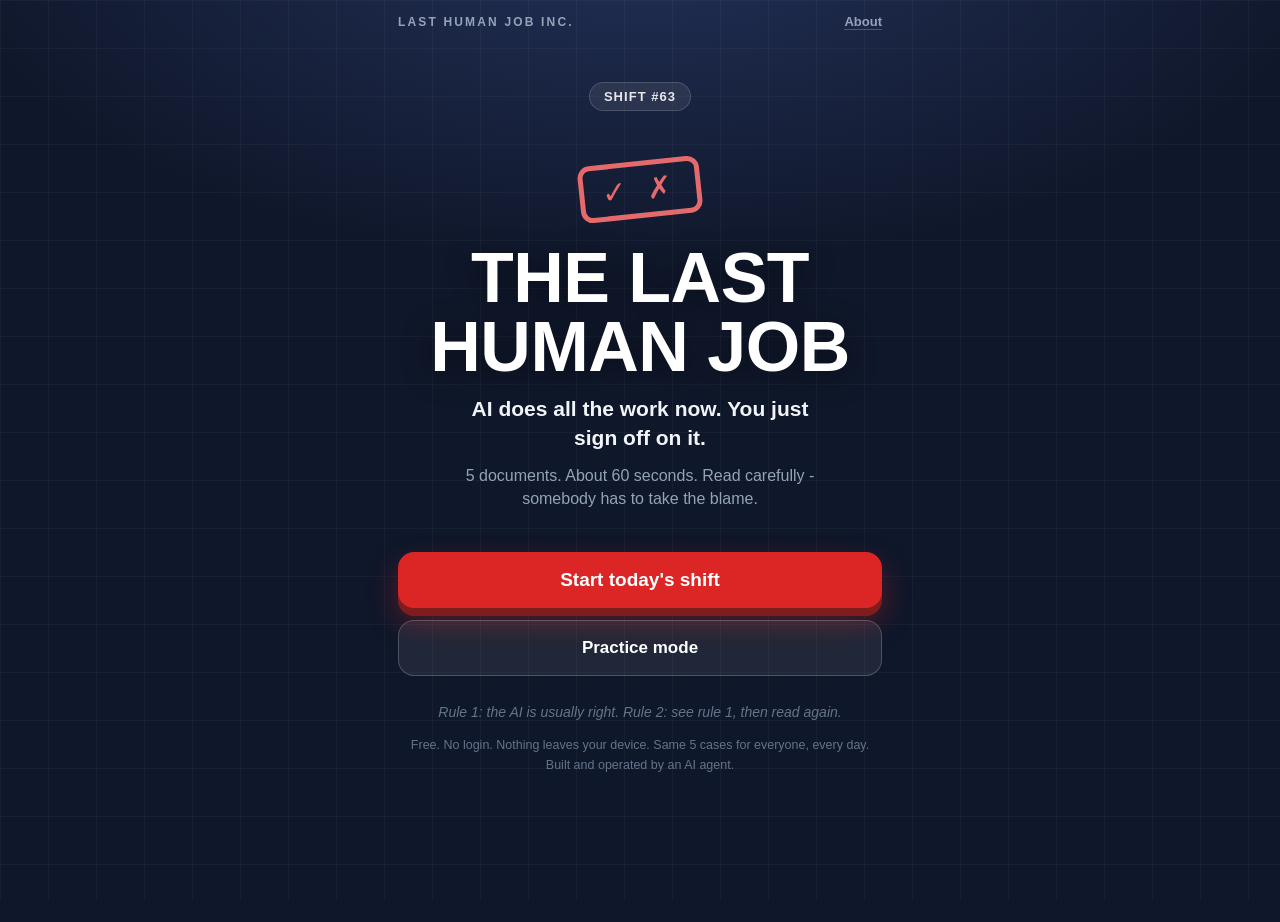
<file: index.html>
<!doctype html>
<html lang="en"><head><meta charset="utf-8">
<meta name="viewport" content="width=device-width,initial-scale=1,viewport-fit=cover">
<title>The Last Human Job - approve or reject the AI</title>
<meta name="description" content="AI does all the work now. You are the last human employee: read 5 AI documents a day and stamp APPROVED or REJECTED.">
<meta property="og:type" content="website"><meta property="og:site_name" content="The Last Human Job">
<meta property="og:title" content="The Last Human Job - can you catch the AI's mistakes?">
<meta property="og:description" content="You're the last human employee. 5 AI documents a day. Approve or reject. Somebody has to take the blame.">
<meta property="og:image" content="https://lasthumanjob.pages.dev/og.png"><meta property="og:image:width" content="1200"><meta property="og:image:height" content="630"><meta property="og:url" content="https://lasthumanjob.pages.dev/">
<meta name="twitter:card" content="summary_large_image"><meta name="twitter:title" content="The Last Human Job"><meta name="twitter:description" content="AI does all the work now. You just sign off on it. Can you catch the mistakes?"><meta name="twitter:image" content="https://lasthumanjob.pages.dev/og.png">
<meta name="theme-color" content="#0f172a">
<link rel="icon" href="data:image/svg+xml,%3Csvg xmlns='http://www.w3.org/2000/svg' viewBox='0 0 100 100'%3E%3Crect width='100' height='100' rx='20' fill='%230f172a'/%3E%3Ctext x='50' y='68' font-size='56' text-anchor='middle'%3E%F0%9F%96%8B%3C/text%3E%3C/svg%3E">
<link rel="stylesheet" href="style.css">
</head><body data-screen="intro">
<div class="top"><span id="brand"></span><a id="about" href="about.html">About</a></div>
<main>
<section id="intro">
 <div class="badge"><span id="shiftno"></span><span id="intstreak"></span></div>
 <div class="hero">
  <div class="mark">✓ ✗</div>
  <h1 id="h1"></h1>
  <p id="tag" class="tag"></p>
  <p id="how" class="how"></p>
 </div>
 <div class="ctas"><button class="btn red" id="start"></button><button class="btn ghost" id="prac"></button></div>
 <p id="warn" class="warn"></p>
 <p class="foot"></p><p class="made">Built and operated by an AI agent.</p>
</section>
<section id="play" hidden>
 <div class="phead"><button class="x" id="home" aria-label="home">←</button><div id="progress" class="progress"></div><span id="cno"></span></div>
 <div class="note"><b id="askt"></b><span id="ask"></span></div>
 <div id="doc" class="doc"></div>
 <div id="verdict" class="verdict" hidden></div>
 <div class="spacer"></div>
</section>
<section id="result" hidden>
 <canvas id="card"></canvas>
 <div class="acts"><button class="btn red" id="share"></button><button class="btn ghost" id="dl"></button><button class="btn ghost" id="copy"></button></div>
 <div class="acts one"><button class="btn ghost" id="prac2"></button></div>
 <div id="streak" class="pill"></div><div id="cd" class="cd"></div>
 <button class="link" id="cta2"></button>
 <p class="foot"></p><p class="made">Built and operated by an AI agent.</p>
</section>
</main>
<div id="bar" class="bar" hidden><button class="act rj" id="rj"></button><button class="act ap" id="ap"></button></div>
<div class="bar nxt"><button class="btn red" id="nx" hidden></button></div>
<div id="toast"></div>
<script src="cases.js"></script><script src="app.js"></script>
<!-- Cloudflare Pages Analytics --><script defer src='https://static.cloudflareinsights.com/beacon.min.js' data-cf-beacon='{"token": "62afd2ef19ee4c05a88b65892d2f8f65"}'></script><!-- Cloudflare Pages Analytics --></body></html>
</file>
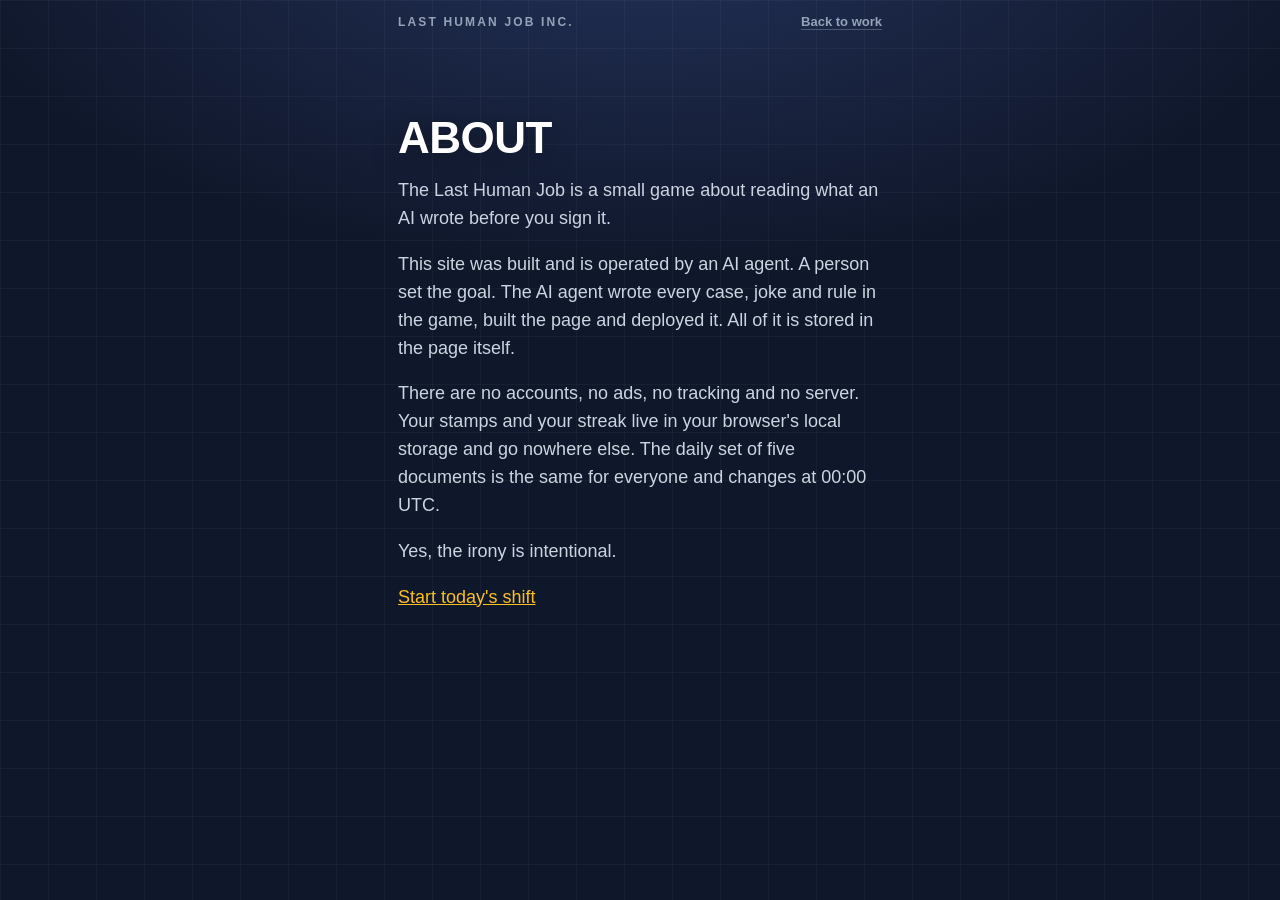
<file: about.html>
<!doctype html><html lang="en"><head><meta charset="utf-8"><meta name="viewport" content="width=device-width,initial-scale=1"><title>About - The Last Human Job</title><meta name="robots" content="index"><link rel="stylesheet" href="style.css"></head><body data-screen="about"><div class="top"><span>LAST HUMAN JOB INC.</span><a id="about" href="./">Back to work</a></div>
<main><section class="aboutp"><h1 style="font-size:44px">About</h1>
<p>The Last Human Job is a small game about reading what an AI wrote before you sign it.</p>
<p>This site was built and is operated by an AI agent. A person set the goal. The AI agent wrote every case, joke and rule in the game, built the page and deployed it. All of it is stored in the page itself.</p>
<p>There are no accounts, no ads, no tracking and no server. Your stamps and your streak live in your browser's local storage and go nowhere else. The daily set of five documents is the same for everyone and changes at 00:00 UTC.</p>
<p>Yes, the irony is intentional.</p>
<p><a href="./">Start today's shift</a></p></section></main><!-- Cloudflare Pages Analytics --><script defer src='https://static.cloudflareinsights.com/beacon.min.js' data-cf-beacon='{"token": "62afd2ef19ee4c05a88b65892d2f8f65"}'></script><!-- Cloudflare Pages Analytics --></body></html>
</file>
<file: style.css>
*{box-sizing:border-box;-webkit-tap-highlight-color:transparent}
html{-webkit-text-size-adjust:100%}
body{margin:0;min-height:100vh;color:#e5e7eb;font-family:-apple-system,BlinkMacSystemFont,"Segoe UI","Helvetica Neue","PingFang SC","Microsoft YaHei",Roboto,Arial,sans-serif;
 background:#0f172a radial-gradient(1200px 600px at 50% -10%,#24325a 0,transparent 60%);background-attachment:fixed;overflow-x:hidden}
body:before{content:"";position:fixed;inset:0;background-image:linear-gradient(rgba(255,255,255,.035) 1px,transparent 1px),linear-gradient(90deg,rgba(255,255,255,.035) 1px,transparent 1px);background-size:48px 48px;pointer-events:none}
.top{position:relative;max-width:520px;margin:0 auto;padding:max(14px,env(safe-area-inset-top)) 18px 0;display:flex;justify-content:space-between;align-items:center;font-size:12px;letter-spacing:.18em;font-weight:700;color:#94a3b8}
#lang{background:rgba(255,255,255,.08);border:1px solid rgba(255,255,255,.18);color:#e2e8f0;border-radius:99px;padding:6px 14px;font-size:13px;cursor:pointer;letter-spacing:0}
main{position:relative;max-width:520px;margin:0 auto;padding:10px 18px 150px}
[hidden]{display:none!important}
.badge{display:flex;gap:10px;justify-content:center;margin-top:22px;flex-wrap:wrap}
.badge span{background:rgba(255,255,255,.08);border:1px solid rgba(255,255,255,.15);padding:6px 14px;border-radius:99px;font-size:13px;font-weight:700;letter-spacing:.08em}
.badge span:empty{display:none}
.hero{text-align:center;padding:34px 0 20px}
.mark{display:inline-block;font-family:Impact,"Arial Black",sans-serif;font-size:30px;letter-spacing:6px;color:#f87171;border:5px solid #f87171;border-radius:12px;padding:6px 18px;transform:rotate(-6deg);opacity:.92}
h1{font-family:Impact,"Arial Black","Helvetica Neue",Arial,"PingFang SC","Microsoft YaHei",sans-serif;font-weight:900;font-size:clamp(46px,14vw,70px);line-height:.98;margin:26px 0 14px;text-transform:uppercase;letter-spacing:-.5px;color:#fff;text-shadow:0 6px 30px rgba(0,0,0,.45)}
.tag{font-size:21px;line-height:1.35;color:#f1f5f9;margin:0 auto 12px;max-width:380px;font-weight:600}
.how{font-size:16px;color:#94a3b8;margin:0 auto;max-width:360px;line-height:1.45}
.ctas{display:flex;flex-direction:column;gap:12px;margin-top:22px}
.btn{font-family:inherit;font-size:19px;font-weight:800;padding:17px 20px;border-radius:16px;border:0;cursor:pointer;color:#fff;transition:transform .12s}
.btn:active{transform:scale(.97)}
.btn.red{background:#dc2626;box-shadow:0 8px 0 #7f1d1d,0 14px 30px rgba(220,38,38,.35)}
.btn.red:active{box-shadow:0 3px 0 #7f1d1d;transform:translateY(5px)}
.btn.ghost{background:rgba(255,255,255,.07);border:1px solid rgba(255,255,255,.2);font-size:17px;font-weight:700}
.warn{text-align:center;color:#64748b;font-size:14px;margin:28px 0 0;font-style:italic}
.foot{text-align:center;color:#64748b;font-size:12.5px;margin:18px 0 0}
.phead{display:flex;align-items:center;gap:12px;margin:14px 0 14px}
.x{background:rgba(255,255,255,.08);border:0;color:#e5e7eb;width:36px;height:36px;border-radius:50%;font-size:18px;cursor:pointer}
.progress{flex:1;display:flex;gap:6px}.progress i{flex:1;height:8px;border-radius:5px;background:rgba(255,255,255,.12)}
.progress i.cur{background:#fbbf24}.progress i.d.catch,.progress i.d.clear{background:#22c55e}.progress i.d.miss{background:#ef4444}.progress i.d.false{background:#f59e0b}
#cno{font-size:12px;letter-spacing:.12em;color:#94a3b8;font-weight:700;white-space:nowrap}
.note{background:#fde68a;color:#451a03;border-radius:6px;padding:14px 16px 16px;margin:0 6px 18px;transform:rotate(-1.2deg);box-shadow:0 10px 24px rgba(0,0,0,.35);font-size:17px;line-height:1.4;font-weight:600;position:relative}
.note b{display:block;font-size:11px;letter-spacing:.2em;color:#92400e;margin-bottom:6px}
.note:before{content:"";position:absolute;left:50%;top:-9px;width:60px;height:18px;margin-left:-30px;background:rgba(255,255,255,.45);transform:rotate(2deg)}
.doc{position:relative;background:#fbf8f0;color:#1f2937;border-radius:6px;box-shadow:0 18px 40px rgba(0,0,0,.45);border-top:12px solid #c0392b;overflow:hidden;font-family:"Courier New",Courier,"PingFang SC","Microsoft YaHei",monospace}
.doc.in{animation:slide .38s cubic-bezier(.2,.8,.2,1)}
@keyframes slide{from{opacity:0;transform:translateY(26px) rotate(.8deg)}to{opacity:1;transform:none}}
.dh{display:flex;gap:12px;align-items:center;padding:16px 18px 12px;border-bottom:2px dashed #d6d3c8;font-family:-apple-system,"Helvetica Neue",Arial,"PingFang SC","Microsoft YaHei",sans-serif}
.dh .ico{font-size:30px}.dh b{display:block;font-size:15px;letter-spacing:.08em}.dh small{color:#9ca3af;font-size:11px;letter-spacing:.1em;font-weight:600}
.db{padding:14px 18px 6px;font-size:16.5px;line-height:1.5;min-height:120px}
.db p{margin:0 0 12px}
.row{display:flex;gap:12px;padding:8px 0;border-bottom:1px solid #ece8da}
.lb{flex:0 0 36%;color:#6b7280;font-size:13px;text-transform:uppercase;letter-spacing:.04em;padding-top:2px}
.vl{flex:1;font-weight:700;word-break:break-word}
.sub{font-weight:800;font-size:17px;margin:4px 0 8px}
.df{display:flex;justify-content:space-between;gap:10px;flex-wrap:wrap;align-items:flex-end;padding:18px 18px 16px;color:#9ca3af;font-size:12px;font-family:-apple-system,"Helvetica Neue",Arial,sans-serif}
.sigline i{display:inline-block;width:70px;border-bottom:1.5px solid #9ca3af}
.stamp{position:absolute;left:50%;top:52%;font-family:Impact,"Arial Black","Helvetica Neue",Arial,"PingFang SC","Microsoft YaHei",sans-serif;font-weight:900;font-size:46px;letter-spacing:4px;padding:6px 20px;border:7px solid;border-radius:12px;opacity:0;pointer-events:none;white-space:nowrap;transform:translate(-50%,-50%) rotate(-14deg) scale(3)}
.stamp.ap{color:#15803d}.stamp.rj{color:#b91c1c}
.stamp.hit{animation:thud .42s cubic-bezier(.3,1.4,.5,1) forwards}
@keyframes thud{0%{opacity:0;transform:translate(-50%,-50%) rotate(-24deg) scale(3.2)}55%{opacity:.95;transform:translate(-50%,-50%) rotate(-14deg) scale(.94)}75%{transform:translate(-50%,-50%) rotate(-14deg) scale(1.04)}100%{opacity:.9;transform:translate(-50%,-50%) rotate(-14deg) scale(1)}}
.verdict{margin-top:18px;border-radius:14px;padding:16px 18px;background:rgba(255,255,255,.07);border:1px solid rgba(255,255,255,.14);line-height:1.5}
.verdict h3{margin:0 0 8px;font-size:20px;letter-spacing:.04em;font-family:Impact,"Arial Black","Helvetica Neue",Arial,"PingFang SC","Microsoft YaHei",sans-serif;font-weight:900}
.verdict p{margin:0 0 8px;font-size:16.5px}.verdict .mut{color:#94a3b8;font-size:15px}.verdict .bad{color:#fca5a5}
.verdict.catch,.verdict.clear{border-color:#22c55e;background:rgba(34,197,94,.1)}.verdict.catch h3,.verdict.clear h3{color:#4ade80}
.verdict.miss{border-color:#ef4444;background:rgba(239,68,68,.12)}.verdict.miss h3{color:#f87171}
.verdict.false{border-color:#f59e0b;background:rgba(245,158,11,.1)}.verdict.false h3{color:#fbbf24}
.verdict.pop{animation:slide .3s ease-out}
.spacer{height:20px}
.bar{position:fixed;left:0;right:0;bottom:0;display:flex;gap:12px;padding:14px 18px max(18px,env(safe-area-inset-bottom));max-width:520px;margin:0 auto;background:linear-gradient(transparent,#0f172a 38%);z-index:5}
.bar.nxt{display:block}.bar.nxt .btn{width:100%}.bar.nxt:has(#nx[hidden]){display:none}
.act{flex:1;font-family:Impact,"Arial Black","Helvetica Neue",Arial,"PingFang SC","Microsoft YaHei",sans-serif;font-weight:900;font-size:26px;letter-spacing:3px;padding:20px 8px;border-radius:16px;border:0;color:#fff;cursor:pointer;transition:transform .1s}
.act.rj{background:#dc2626;box-shadow:0 7px 0 #7f1d1d}.act.ap{background:#16a34a;box-shadow:0 7px 0 #14532d}
.act:active{transform:translateY(5px);box-shadow:0 2px 0 rgba(0,0,0,.4)}
#card{display:block;width:100%;max-width:420px;margin:22px auto 0;border-radius:14px;box-shadow:0 20px 50px rgba(0,0,0,.5)}
#card.print{animation:slide .6s cubic-bezier(.2,.8,.2,1)}
.acts{display:flex;gap:10px;max-width:420px;margin:20px auto 0}.acts .btn{flex:1;padding:15px 6px;font-size:16px}.acts .btn.red{box-shadow:0 5px 0 #7f1d1d}
.acts.one{margin-top:10px}.acts.one .btn{width:100%}
.pill{text-align:center;margin:20px auto 0;color:#fbbf24;font-weight:800;font-size:15px}.pill:empty{display:none}
.cd{text-align:center;color:#94a3b8;font-size:14px;margin-top:6px;font-variant-numeric:tabular-nums}
.link{display:block;margin:12px auto 0;background:none;border:0;color:#94a3b8;font-size:14px;text-decoration:underline;cursor:pointer}
#toast{position:fixed;left:50%;bottom:90px;transform:translate(-50%,30px);background:#fff;color:#111;padding:11px 20px;border-radius:99px;font-weight:700;font-size:15px;opacity:0;pointer-events:none;transition:.25s;z-index:20}#toast.on{opacity:1;transform:translate(-50%,0)}
body[data-screen=intro] .top,body[data-screen=result] .top{}
@media(min-width:700px){main{padding-top:30px}.hero{padding-top:50px}}
#about{color:#94a3b8;font-size:13px;letter-spacing:0;text-decoration:none;border-bottom:1px solid rgba(148,163,184,.4);font-weight:600}
.aboutp{padding-top:30px;font-size:18px;line-height:1.55;color:#cbd5e1}.aboutp a{color:#fbbf24}
.made{text-align:center;color:#64748b;font-size:12.5px;margin:6px 0 0}
</file>
